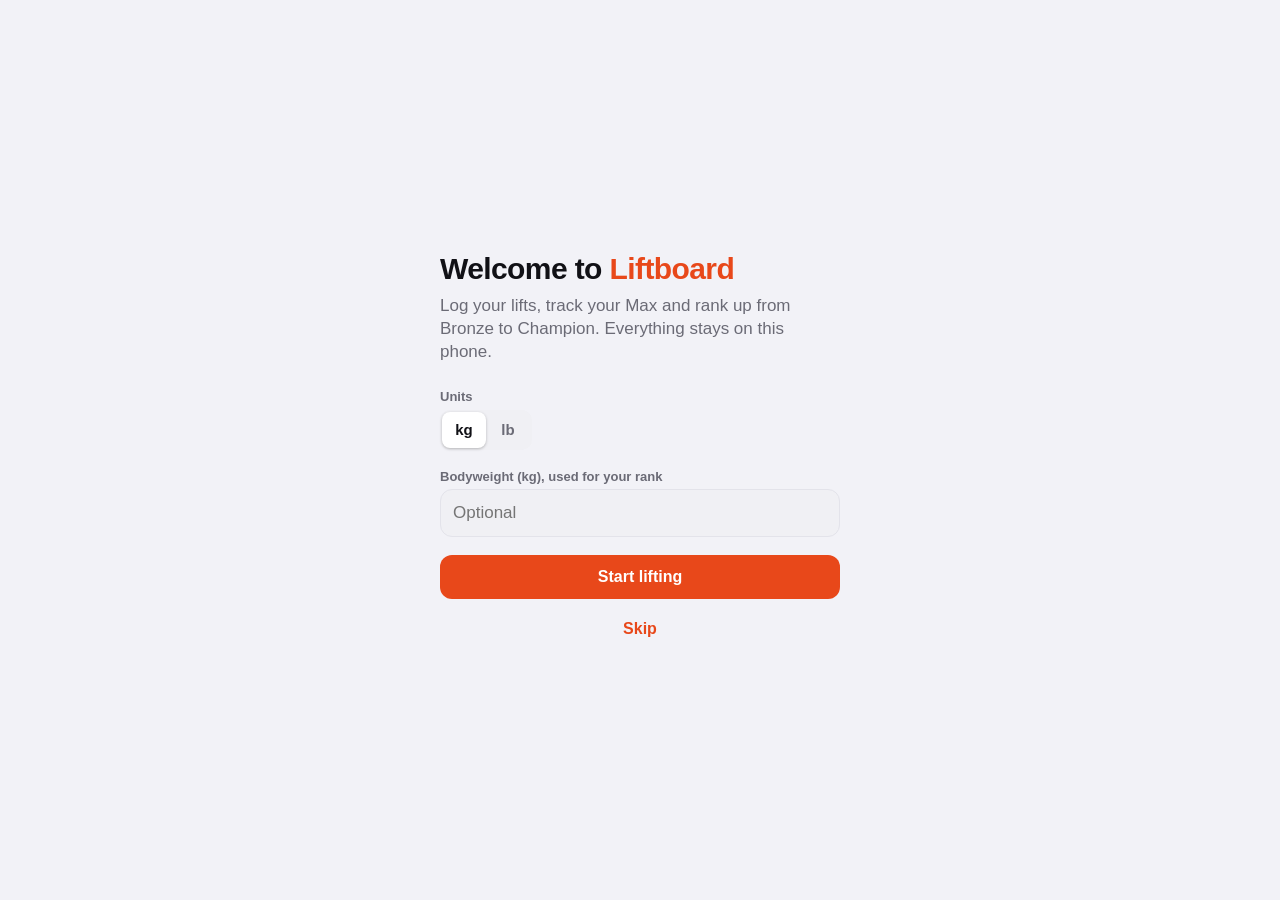
<file: index.html>
<!doctype html>
<html lang="en">
<head>
  <meta charset="utf-8">
  <meta name="viewport" content="width=device-width, initial-scale=1, viewport-fit=cover">
  <title>Liftboard</title>
  <meta name="description" content="Log your lifts, track your Max and rank up from Bronze to Champion. Works offline.">
  <meta name="theme-color" content="#0b0b0f">
  <meta name="color-scheme" content="dark light">
  <meta name="apple-mobile-web-app-capable" content="yes">
  <meta name="mobile-web-app-capable" content="yes">
  <meta name="apple-mobile-web-app-title" content="Liftboard">
  <meta name="apple-mobile-web-app-status-bar-style" content="black-translucent">
  <meta name="format-detection" content="telephone=no">
  <link rel="manifest" href="manifest.webmanifest">
  <link rel="apple-touch-icon" href="icons/180.png">
  <link rel="icon" type="image/png" href="icons/192.png">
  <link rel="stylesheet" href="css/app.css">
  <script src="vendor/chart.umd.min.js" defer></script>
  <script type="module" src="js/app.js"></script>
</head>
<body>
  <div id="app">
    <header class="topbar">
      <h1 class="app-name">Liftboard</h1>
      <button type="button" class="icon-btn" id="open-settings" aria-label="Settings"></button>
    </header>

    <main id="main">
      <section id="view-lifts" class="view" aria-label="Lifts"></section>
      <section id="view-progress" class="view" aria-label="Progress" hidden></section>
      <section id="view-plans" class="view" aria-label="Plans" hidden></section>
    </main>

    <nav class="tabbar" aria-label="Tabs">
      <button type="button" class="tab" data-tab="lifts" aria-current="page"><span class="tab-ic" data-icon="dumbbell"></span><span>Lifts</span></button>
      <button type="button" class="tab" data-tab="progress"><span class="tab-ic" data-icon="chart"></span><span>Progress</span></button>
      <button type="button" class="tab" data-tab="plans"><span class="tab-ic" data-icon="list"></span><span>Plans</span></button>
    </nav>
  </div>

  <div id="sheet-wrap" class="sheet-wrap" hidden>
    <div class="sheet-backdrop" data-close></div>
    <div id="sheet" class="sheet" role="dialog" aria-modal="true" aria-label="Exercise"></div>
  </div>

  <section id="settings" class="page" aria-label="Settings" hidden></section>
  <div id="welcome" class="page welcome" hidden></div>

  <button type="button" id="update-bar" class="update-bar" hidden>Update ready, tap to reload</button>
  <div id="toast" class="toast" role="status" aria-live="polite" hidden></div>
  <noscript><p style="padding:24px">Liftboard needs JavaScript turned on.</p></noscript>
</body>
</html>
</file>
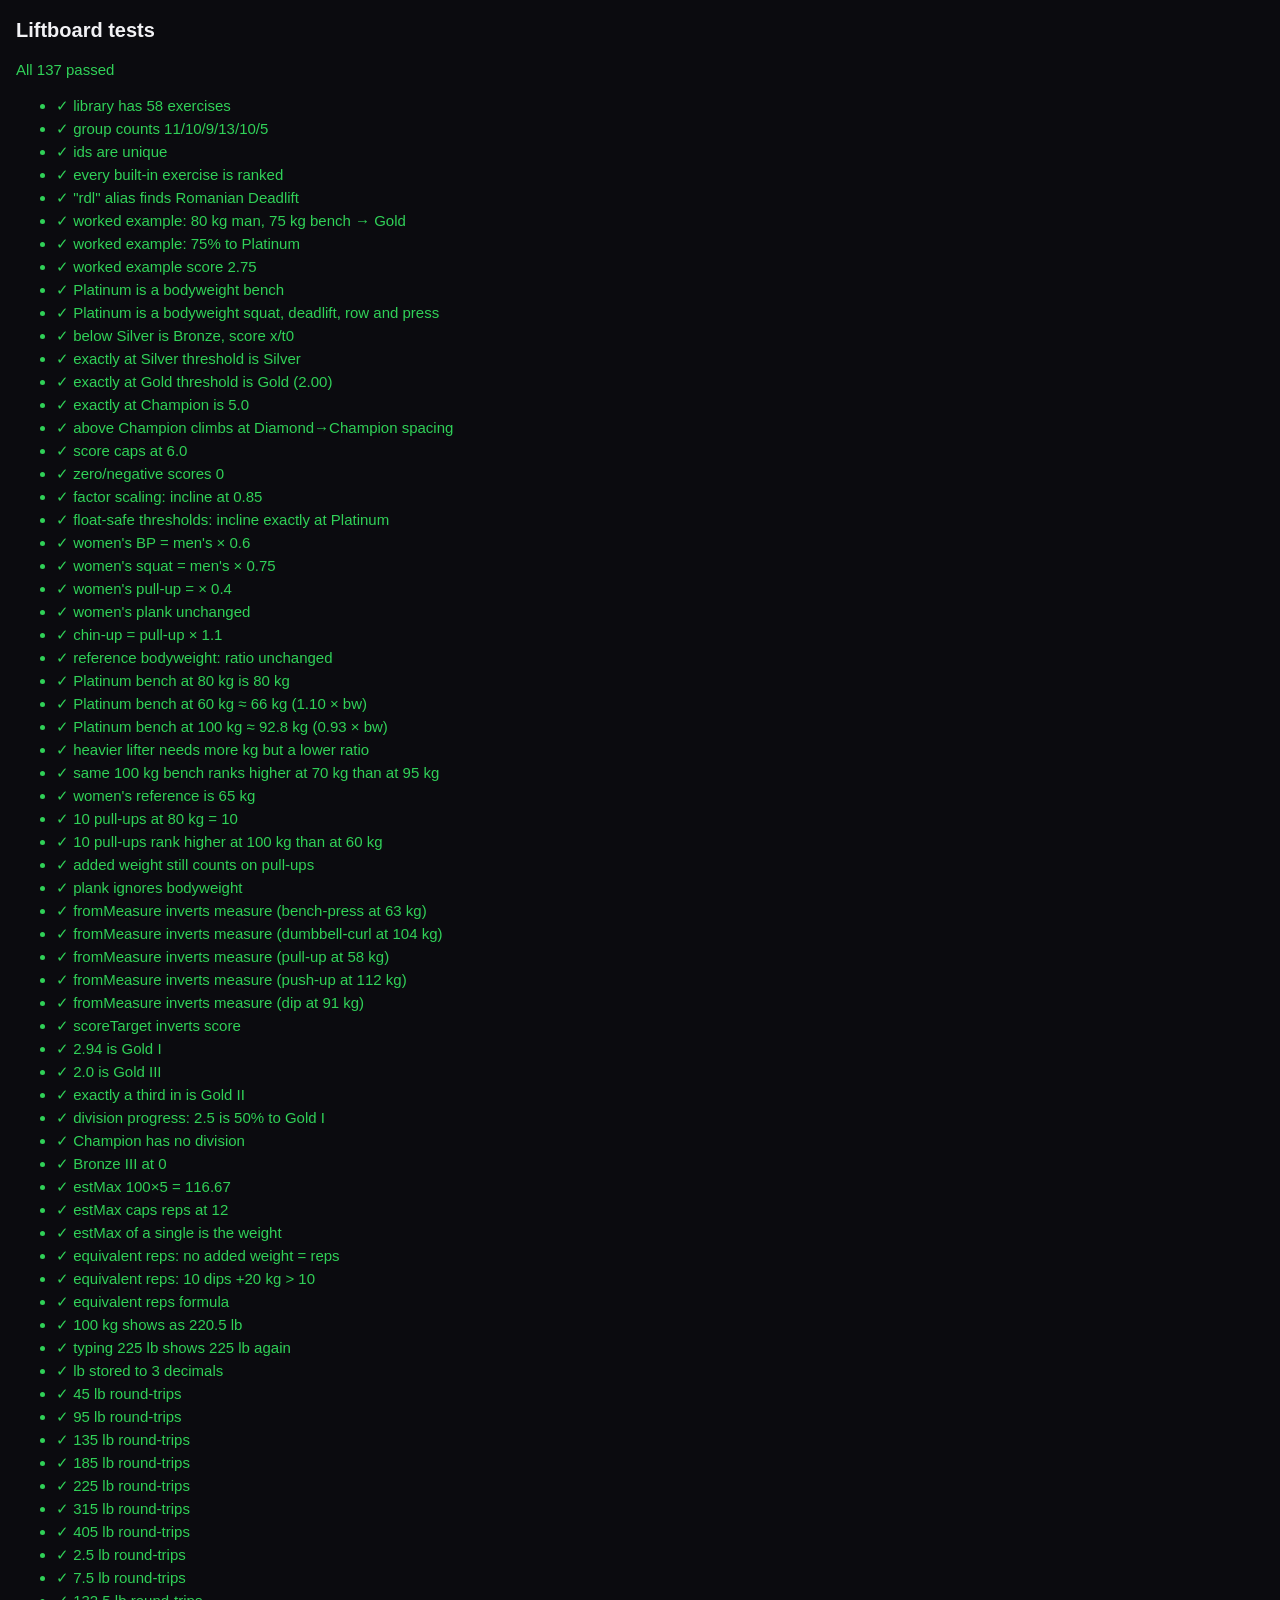
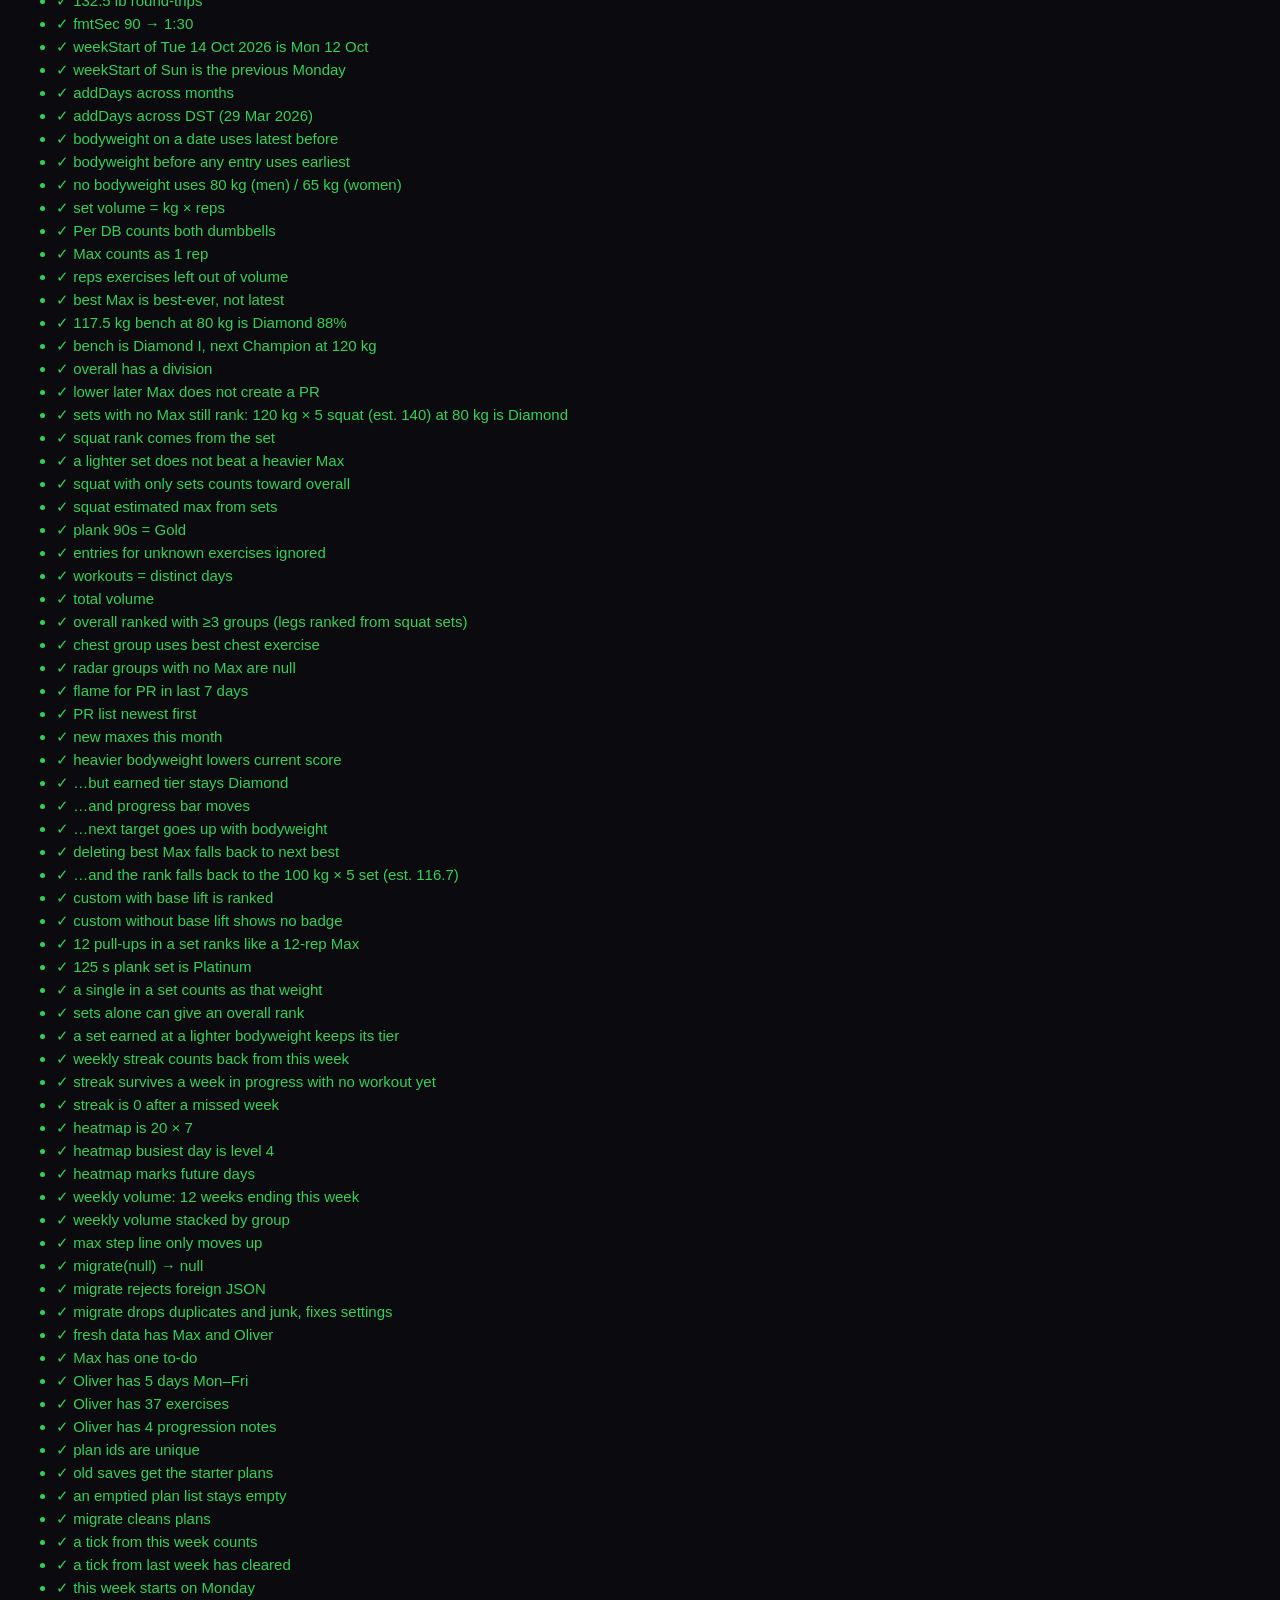
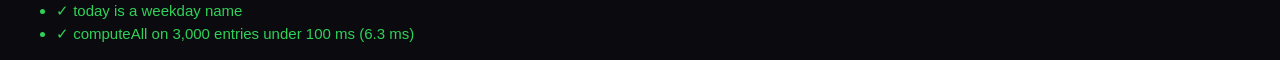
<file: tests.html>
<!doctype html>
<html lang="en">
<head>
  <meta charset="utf-8">
  <meta name="viewport" content="width=device-width, initial-scale=1">
  <title>Liftboard tests</title>
  <style>
    body { font: 15px/1.4 -apple-system, sans-serif; margin: 16px; background: #0b0b0f; color: #f2f2f5; }
    .pass { color: #30d158; } .fail { color: #ff453a; font-weight: 700; }
    h1 { font-size: 20px; } li { margin: 2px 0; }
  </style>
</head>
<body>
  <h1>Liftboard tests</h1>
  <p id="summary">Running…</p>
  <ul id="out"></ul>
  <script type="module">
    import { isWeightKind, score, tierOf, thresholds, estMax, equivReps, pctToNext, isRanked, entryValue, measure, fromMeasure, tierTargets, scoreTarget, rankInfo, strengthBase, isBwAdjusted } from './js/ranks.js';
    import { computeAll, streakWeeks, volumeOf, bodyweightAt, heatmap, weeklyVolume, newMaxesThisMonth, maxSeries } from './js/stats.js';
    import { EXERCISES, GROUPS } from './js/exercises.js';
    import { toDisplay, fromDisplay, weekStart, addDays, dayNum, fmtSec } from './js/util.js';
    import { migrate, fresh } from './js/store.js';
    import { isDone, thisWeek, todayDay, DAYS } from './js/plans.js';

    const out = document.getElementById('out');
    let pass = 0, fail = 0;
    const near = (a, b, eps = 1e-6) => Math.abs(a - b) < eps;
    function t(name, cond, detail = '') {
      const li = document.createElement('li');
      li.className = cond ? 'pass' : 'fail';
      li.textContent = `${cond ? '✓' : '✗'} ${name}${cond ? '' : ` ${detail}`}`;
      out.appendChild(li);
      cond ? pass++ : fail++;
    }
    const ex = id => EXERCISES.find(e => e.id === id);
    const BP = thresholds(ex('bench-press'), 'men');

    // Library
    t('library has 58 exercises', EXERCISES.length === 58, EXERCISES.length);
    const counts = Object.fromEntries(GROUPS.map(g => [g.id, EXERCISES.filter(e => e.group === g.id).length]));
    t('group counts 11/10/9/13/10/5', JSON.stringify(counts) === JSON.stringify({ chest: 11, back: 10, shoulders: 9, legs: 13, arms: 10, core: 5 }), JSON.stringify(counts));
    t('ids are unique', new Set(EXERCISES.map(e => e.id)).size === 58);
    t('every built-in exercise is ranked', EXERCISES.every(isRanked));
    t('"rdl" alias finds Romanian Deadlift', ex('romanian-deadlift').aliases.includes('rdl'));

    // Score and tiers
    const s = score(75 / 80, BP);
    t('worked example: 80 kg man, 75 kg bench → Gold', tierOf(s) === 'Gold', s);
    t('worked example: 75% to Platinum', pctToNext(s) === 75, pctToNext(s));
    t('worked example score 2.75', s.toFixed(2) === '2.75', s);
    t('Platinum is a bodyweight bench', near(score(1.0, BP), 3) && tierOf(score(1.0, BP)) === 'Platinum');
    t('Platinum is a bodyweight squat, deadlift, row and press', ['squat', 'deadlift', 'barbell-row', 'overhead-press'].every(id => near(thresholds(ex(id))[2], 1)));
    t('below Silver is Bronze, score x/t0', near(score(0.25, BP), 0.5) && tierOf(score(0.25, BP)) === 'Bronze');
    t('exactly at Silver threshold is Silver', tierOf(score(0.5, BP)) === 'Silver');
    t('exactly at Gold threshold is Gold (2.00)', near(score(0.75, BP), 2));
    t('exactly at Champion is 5.0', near(score(1.5, BP), 5) && tierOf(score(1.5, BP)) === 'Champion');
    t('above Champion climbs at Diamond→Champion spacing', near(score(1.625, BP), 5.5));
    t('score caps at 6.0', score(10, BP) === 6);
    t('zero/negative scores 0', score(0, BP) === 0 && score(-1, BP) === 0);
    t('factor scaling: incline at 0.85', near(thresholds(ex('incline-bench-press'))[2], 0.85));
    t('float-safe thresholds: incline exactly at Platinum', tierOf(score(0.85, thresholds(ex('incline-bench-press')))) === 'Platinum');
    t("women's BP = men's × 0.6", near(thresholds(ex('bench-press'), 'women')[2], 0.6));
    t("women's squat = men's × 0.75", near(thresholds(ex('squat'), 'women')[2], 0.75));
    t("women's pull-up = × 0.4", near(thresholds(ex('pull-up'), 'women')[0], 2));
    t("women's plank unchanged", thresholds(ex('plank'), 'women')[0] === 60);
    t('chin-up = pull-up × 1.1', near(thresholds(ex('chin-up'))[1], 11));

    // Bodyweight scaling
    t('reference bodyweight: ratio unchanged', near(measure(ex('bench-press'), { kg: 120 }, 80), 1.5));
    t('Platinum bench at 80 kg is 80 kg', near(tierTargets(ex('bench-press'), 'men', 80)[2], 80));
    const g60 = tierTargets(ex('bench-press'), 'men', 60)[2], g100 = tierTargets(ex('bench-press'), 'men', 100)[2];
    t('Platinum bench at 60 kg ≈ 66 kg (1.10 × bw)', near(g60, 66.04, 0.05), g60);
    t('Platinum bench at 100 kg ≈ 92.8 kg (0.93 × bw)', near(g100, 92.83, 0.05), g100);
    t('heavier lifter needs more kg but a lower ratio', g100 > g60 && g100 / 100 < g60 / 60);
    t('same 100 kg bench ranks higher at 70 kg than at 95 kg', score(measure(ex('bench-press'), { kg: 100 }, 70), BP) > score(measure(ex('bench-press'), { kg: 100 }, 95), BP));
    t("women's reference is 65 kg", near(strengthBase(65, 'women'), 65));
    const PU = thresholds(ex('pull-up'));
    t('10 pull-ups at 80 kg = 10', near(measure(ex('pull-up'), { reps: 10 }, 80), 10));
    t('10 pull-ups rank higher at 100 kg than at 60 kg', measure(ex('pull-up'), { reps: 10 }, 100) > measure(ex('pull-up'), { reps: 10 }, 60));
    t('added weight still counts on pull-ups', measure(ex('pull-up'), { reps: 10, added: 10 }, 80) > 10);
    t('plank ignores bodyweight', measure(ex('plank'), { sec: 90 }, 120) === 90 && !isBwAdjusted(ex('plank')) && isBwAdjusted(ex('dip')));
    for (const [id, bwt] of [['bench-press', 63], ['dumbbell-curl', 104], ['pull-up', 58], ['push-up', 112], ['dip', 91]]) {
      const e = ex(id), tt = thresholds(e);
      const back = measure(e, isWeightKind(e.kind) ? { kg: fromMeasure(e, tt[2], bwt) } : { reps: fromMeasure(e, tt[2], bwt) }, bwt);
      t(`fromMeasure inverts measure (${id} at ${bwt} kg)`, near(back, tt[2], 1e-6), back);
    }
    t('scoreTarget inverts score', [0.5, 1, 2.34, 4, 4.99, 5.5].every(x => near(score(scoreTarget(x, BP), BP), x)));

    // Divisions
    t('2.94 is Gold I', rankInfo(2.94).name === 'Gold I' && rankInfo(2.94).nextName === 'Platinum III');
    t('2.0 is Gold III', rankInfo(2).name === 'Gold III' && rankInfo(2).div === 0);
    t('exactly a third in is Gold II', rankInfo(2 + 1 / 3).name === 'Gold II');
    t('division progress: 2.5 is 50% to Gold I', rankInfo(2.5).pct === 50, rankInfo(2.5).pct);
    t('Champion has no division', rankInfo(5.2).name === 'Champion' && rankInfo(5.2).nextName === null);
    t('Bronze III at 0', rankInfo(0).name === 'Bronze III');

    // Estimates
    t('estMax 100×5 = 116.67', near(estMax(100, 5), 116.6666667, 1e-4));
    t('estMax caps reps at 12', near(estMax(100, 20), estMax(100, 12)));
    t('estMax of a single is the weight', estMax(100, 1) === 100);
    t('equivalent reps: no added weight = reps', equivReps(10, 0, 80) === 10);
    t('equivalent reps: 10 dips +20 kg > 10', equivReps(10, 20, 80) > 10);
    t('equivalent reps formula', near(equivReps(10, 20, 80), 30 * ((100 * (1 + 10 / 30)) / 80 - 1)));

    // Units
    t('100 kg shows as 220.5 lb', toDisplay(100, 'lb') === 220.5);
    t('typing 225 lb shows 225 lb again', toDisplay(fromDisplay(225, 'lb'), 'lb') === 225);
    t('lb stored to 3 decimals', fromDisplay(225, 'lb') === 102.058);
    for (const lb of [45, 95, 135, 185, 225, 315, 405, 2.5, 7.5, 132.5]) t(`${lb} lb round-trips`, toDisplay(fromDisplay(lb, 'lb'), 'lb') === lb);
    t('fmtSec 90 → 1:30', fmtSec(90) === '1:30');

    // Dates
    t('weekStart of Tue 14 Oct 2026 is Mon 12 Oct', weekStart('2026-10-14') === '2026-10-12');
    t('weekStart of Sun is the previous Monday', weekStart('2026-10-18') === '2026-10-12');
    t('addDays across months', addDays('2026-10-31', 1) === '2026-11-01');
    t('addDays across DST (29 Mar 2026)', addDays('2026-03-28', 2) === '2026-03-30');

    // Bodyweight
    const bw = [{ date: '2026-01-01', kg: 80 }, { date: '2026-06-01', kg: 90 }];
    t('bodyweight on a date uses latest before', bodyweightAt(bw, '2026-07-01') === 90 && bodyweightAt(bw, '2026-03-01') === 80);
    t('bodyweight before any entry uses earliest', bodyweightAt(bw, '2025-01-01') === 80);
    t('no bodyweight uses 80 kg (men) / 65 kg (women)', bodyweightAt([], '2026-01-01', 'men') === 80 && bodyweightAt([], '2026-01-01', 'women') === 65);

    // Volume
    t('set volume = kg × reps', volumeOf(ex('bench-press'), { type: 'set', kg: 100, reps: 5 }) === 500);
    t('Per DB counts both dumbbells', volumeOf(ex('dumbbell-curl'), { type: 'set', kg: 15, reps: 10 }) === 300);
    t('Max counts as 1 rep', volumeOf(ex('squat'), { type: 'max', kg: 140 }) === 140);
    t('reps exercises left out of volume', volumeOf(ex('dip'), { type: 'set', reps: 10, added: 20 }) === 0);

    // computeAll
    const T = '2026-10-14';
    const doc = fresh();
    doc.bodyweight = [{ date: '2026-10-01', kg: 80 }];
    doc.entries = [
      { id: 'a', type: 'max', ex: 'bench-press', date: '2026-10-02', kg: 117.5 },
      { id: 'b', type: 'set', ex: 'bench-press', date: '2026-10-13', kg: 100, reps: 5 },
      { id: 'c', type: 'max', ex: 'bench-press', date: '2026-10-13', kg: 110 },
      { id: 'd', type: 'set', ex: 'squat', date: '2026-10-13', kg: 120, reps: 5 },
      { id: 'e', type: 'max', ex: 'dip', date: '2026-10-13', reps: 10, added: 20 },
      { id: 'f', type: 'max', ex: 'plank', date: '2026-10-13', sec: 90 },
      { id: 'g', type: 'max', ex: 'deadlift', date: '2026-09-01', kg: 180 },
      { id: 'z', type: 'set', ex: 'deleted-custom', date: '2026-10-13', kg: 50, reps: 5 },
    ];
    const lib = EXERCISES;
    let st = computeAll(doc, lib, T);
    const b = st.byEx.get('bench-press');
    t('best Max is best-ever, not latest', b.best.id === 'a' && b.bestValue === 117.5);
    t('117.5 kg bench at 80 kg is Diamond 88%', b.tierIdx === 4 && Math.abs(b.pct - 88) <= 1, `${b.tierIdx} ${b.pct}`);
    t('bench is Diamond I, next Champion at 120 kg', b.rank.name === 'Diamond I' && b.next.name === 'Champion' && near(b.next.value, 120), `${b.rank.name} ${b.next?.value}`);
    t('overall has a division', /^(Bronze|Silver|Gold|Platinum|Diamond) (I|II|III)$|^Champion$/.test(st.overall.rank.name), st.overall.rank.name);
    t('lower later Max does not create a PR', b.prs.length === 1);
    const sq = st.byEx.get('squat');
    t('sets with no Max still rank: 120 kg × 5 squat (est. 140) at 80 kg is Diamond', sq.tierIdx === 4 && sq.bestSet.kg === 120, sq.tierIdx);
    t('squat rank comes from the set', sq.rankBy?.from === 'set' && sq.rankBy.entry.id === 'd' && near(sq.rankBy.value, 140), JSON.stringify(sq.rankBy));
    t('a lighter set does not beat a heavier Max', b.rankBy.from === 'max' && b.rankBy.entry.id === 'a');
    t('squat with only sets counts toward overall', st.groups.legs?.ex === 'squat');
    t('squat estimated max from sets', near(st.byEx.get('squat').bestEst, 140));
    t('plank 90s = Gold', st.byEx.get('plank').tierIdx === 2);
    t('entries for unknown exercises ignored', !st.byEx.has('deleted-custom'));
    t('workouts = distinct days', st.workoutDays.size === 3, st.workoutDays.size);
    t('total volume', st.totalVolume === 117.5 + 500 + 110 + 600 + 180, st.totalVolume);
    t('overall ranked with ≥3 groups (legs ranked from squat sets)', st.overall.ranked && st.overall.groupsRanked === 4, st.overall.groupsRanked);
    t('chest group uses best chest exercise', near(st.groups.chest.score, Math.max(b.score, st.byEx.get('dip').score)));
    t('radar groups with no Max are null', st.groups.shoulders === null && st.groups.arms === null);
    t('flame for PR in last 7 days', st.byEx.get('plank').flame && !st.byEx.get('deadlift').flame);
    t('PR list newest first', st.prs[0].date >= st.prs[st.prs.length - 1].date);
    t('new maxes this month', newMaxesThisMonth(st.prs, T) === 3, newMaxesThisMonth(st.prs, T));

    // Ranks never decay
    doc.bodyweight.push({ date: '2026-10-14', kg: 100 });
    st = computeAll(doc, lib, T);
    const b2 = st.byEx.get('bench-press');
    t('heavier bodyweight lowers current score', b2.score < b.score);
    t('…but earned tier stays Diamond', b2.tierIdx === 4, b2.tierIdx);
    t('…and progress bar moves', b2.pct < 87, b2.pct);
    t('…next target goes up with bodyweight', b2.next.value > b.next.value, b2.next?.value);
    doc.bodyweight.pop();

    // Deleting the best Max recalculates
    const saved = doc.entries.splice(0, 1);
    st = computeAll(doc, lib, T);
    t('deleting best Max falls back to next best', st.byEx.get('bench-press').bestValue === 110);
    t('…and the rank falls back to the 100 kg × 5 set (est. 116.7)', st.byEx.get('bench-press').rankBy.from === 'set' && near(st.byEx.get('bench-press').rankBy.value, 100 * (1 + 5 / 30)));
    doc.entries.unshift(...saved);

    // Custom exercises
    const custom = [{ id: 'c_belt', name: 'Belt Squat', group: 'legs', kind: 'weight', base: 'SQ', factor: 1.1, custom: true, aliases: [] },
      { id: 'c_x', name: 'Mystery', group: 'arms', kind: 'weight', custom: true, aliases: [] }];
    doc.entries.push({ id: 'h', type: 'max', ex: 'c_belt', date: T, kg: 150 }, { id: 'i', type: 'max', ex: 'c_x', date: T, kg: 50 });
    st = computeAll(doc, [...lib, ...custom], T);
    t('custom with base lift is ranked', st.byEx.get('c_belt').tierIdx != null);
    t('custom without base lift shows no badge', st.byEx.get('c_x').tierIdx === null);

    // Sets count toward rank
    {
      const d2 = fresh();
      d2.bodyweight = [{ date: '2026-10-01', kg: 80 }];
      d2.entries = [
        { id: 'p1', type: 'set', ex: 'pull-up', date: '2026-10-13', reps: 12 },
        { id: 'p2', type: 'set', ex: 'pull-up', date: '2026-10-13', reps: 0 },
        { id: 'k1', type: 'set', ex: 'plank', date: '2026-10-13', sec: 125 },
        { id: 'o1', type: 'set', ex: 'overhead-press', date: '2026-10-13', kg: 60, reps: 1 },
      ];
      const s2 = computeAll(d2, lib, T);
      const pu = s2.byEx.get('pull-up'), pk = s2.byEx.get('plank'), op = s2.byEx.get('overhead-press');
      t('12 pull-ups in a set ranks like a 12-rep Max', pu.rankBy?.entry.id === 'p1' && pu.tierIdx === 2, pu.tierIdx);
      t('125 s plank set is Platinum', pk.tierIdx === 3, pk.tierIdx);
      t('a single in a set counts as that weight', near(op.rankBy.value, 60) && near(op.score, 1 + (60 / 80 - 0.5) / 0.25), op.score);
      t('sets alone can give an overall rank', s2.overall.ranked && s2.overall.groupsRanked === 3, s2.overall.groupsRanked);
      d2.bodyweight.push({ date: '2026-10-14', kg: 100 });
      const s3 = computeAll(d2, lib, T);
      t('a set earned at a lighter bodyweight keeps its tier', s3.byEx.get('overhead-press').tierIdx === op.tierIdx);
    }

    // Streak
    const days = new Set(['2026-10-13', '2026-10-06', '2026-09-29', '2026-09-15']);
    t('weekly streak counts back from this week', streakWeeks(days, T) === 3, streakWeeks(days, T));
    t('streak survives a week in progress with no workout yet', streakWeeks(new Set(['2026-10-06', '2026-09-29']), T) === 2);
    t('streak is 0 after a missed week', streakWeeks(new Set(['2026-09-22']), T) === 0);

    // Heatmap and weekly volume
    const cells = heatmap(st.workoutDays, st.dayVolume, T);
    t('heatmap is 20 × 7', cells.length === 140 && cells[cells.length - 1].col === 19);
    t('heatmap busiest day is level 4', cells.some(c => c.level === 4));
    t('heatmap marks future days', cells.filter(c => c.future).length === 4, cells.filter(c => c.future).length);
    const wv = weeklyVolume(doc, st.lib, T);
    t('weekly volume: 12 weeks ending this week', wv.weeks.length === 12 && wv.weeks[11] === '2026-10-12');
    t('weekly volume stacked by group', wv.byGroup.legs[11] === 750 && wv.byGroup.chest[11] === 610 && wv.byGroup.back[11] === 0, JSON.stringify(wv.byGroup.legs.slice(-2)));

    // Max series
    const ms = maxSeries(st.byEx.get('bench-press'), 80);
    t('max step line only moves up', ms.step.every((p, i) => i === 0 || p.y >= ms.step[i - 1].y));

    // Store migration
    t('migrate(null) → null', migrate(null) === null);
    let threw = false; try { migrate({ hello: 1 }); } catch { threw = true; }
    t('migrate rejects foreign JSON', threw);
    const m = migrate({ version: 1, entries: [{ id: 'x', type: 'set', ex: 'squat', date: '2026-01-01', kg: 100, reps: 5 }, { id: 'x', type: 'set', ex: 'squat', date: '2026-01-01', kg: 1, reps: 1 }, { bad: true }], settings: { unit: 'stone' } });
    t('migrate drops duplicates and junk, fixes settings', m.entries.length === 1 && m.settings.unit === 'kg' && Array.isArray(m.custom));

    // Personal plans
    const f = fresh();
    t('fresh data has Max and Oliver', f.plans.map(p => p.name).join() === 'Max,Oliver');
    t('Max has one to-do', f.plans[0].days.flatMap(d => d.items).map(i => i.text).join() === 'Send Oliver personal plan');
    const oli = f.plans[1];
    t('Oliver has 5 days Mon–Fri', oli.days.map(d => d.day).join() === 'Mon,Tue,Wed,Thu,Fri');
    t('Oliver has 37 exercises', oli.days.flatMap(d => d.items).length === 37, oli.days.flatMap(d => d.items).length);
    t('Oliver has 4 progression notes', oli.notes.length === 4);
    t('plan ids are unique', new Set(f.plans.flatMap(p => p.days.flatMap(d => d.items.map(i => i.id)))).size === 38);
    t('old saves get the starter plans', migrate({ version: 1, entries: [] }).plans.length === 2);
    t('an emptied plan list stays empty', migrate({ version: 1, entries: [], plans: [] }).plans.length === 0);
    const mp = migrate({ version: 1, entries: [], plans: [{ id: 'p1', name: ' Sam ', days: [{ id: 'd', day: 'Funday', items: [{ id: 'i', text: 'Row', done: 'nope' }, { id: 'j', text: '' }] }] }, { id: 'p2' }] });
    t('migrate cleans plans', mp.plans.length === 1 && mp.plans[0].name === 'Sam' && mp.plans[0].days[0].day === '' && mp.plans[0].days[0].items.length === 1 && mp.plans[0].days[0].items[0].done === null);
    t('a tick from this week counts', isDone({ done: thisWeek() }));
    t('a tick from last week has cleared', !isDone({ done: addDays(thisWeek(), -7) }));
    t('this week starts on Monday', new Date(thisWeek() + 'T12:00').getDay() === 1);
    t('today is a weekday name', DAYS.includes(todayDay()));

    // Performance
    const big = fresh();
    for (let i = 0; i < 3000; i++) big.entries.push({ id: 'p' + i, type: i % 20 ? 'set' : 'max', ex: EXERCISES[i % 30].id, date: addDays('2026-04-01', i % 190), kg: 50 + (i % 40), reps: 5 });
    const t0 = performance.now();
    computeAll(big, EXERCISES, T);
    const ms3000 = performance.now() - t0;
    t(`computeAll on 3,000 entries under 100 ms (${ms3000.toFixed(1)} ms)`, ms3000 < 100);

    document.getElementById('summary').innerHTML = fail ? `<span class="fail">${fail} failed</span>, ${pass} passed` : `<span class="pass">All ${pass} passed</span>`;
    window.__results = { pass, fail };
  </script>
</body>
</html>
</file>
<file: css/app.css>
/* Liftboard: all styles. Dark is the default; light follows the phone or the Theme setting. */

:root {
  --bg: #0b0b0f;
  --card: #16161d;
  --card-2: #1f1f28;
  --line: #2a2a35;
  --text: #f2f2f5;
  --text-2: #9a9aa5;
  --text-3: #6b6b76;
  --accent: #ff5c28;
  --accent-ink: #ffffff;
  --danger: #ff453a;
  --ok: #30d158;
  --shadow: 0 10px 40px rgba(0, 0, 0, .5);
  --t0: #cd7f32; --t1: #b8c2cc; --t2: #f5c542; --t3: #2ec4b6; --t4: #4d8dff; --t5: #a855f7;
  --hm0: #1f1f28; --hm1: #5a2615; --hm2: #8f3517; --hm3: #c9471d; --hm4: #ff5c28;
  --top-h: 52px;
  --tab-h: 56px;
  --sat: env(safe-area-inset-top, 0px);
  --sab: env(safe-area-inset-bottom, 0px);
  --sticky-h: 112px;
  color-scheme: dark;
}
@media (prefers-color-scheme: light) {
  :root:not([data-theme="dark"]) {
    --bg: #f2f2f7; --card: #ffffff; --card-2: #f0f0f4; --line: #e3e3ea;
    --text: #111116; --text-2: #6b6b76; --text-3: #9a9aa5;
    --accent: #e8481a; --shadow: 0 10px 40px rgba(0, 0, 0, .15);
    --t1: #8a96a3; --t2: #d9a400;
    --hm0: #e9e9ef; --hm1: #ffd3c2; --hm2: #ffa27f; --hm3: #ff7340; --hm4: #e8481a;
    color-scheme: light;
  }
}
:root[data-theme="light"] {
  --bg: #f2f2f7; --card: #ffffff; --card-2: #f0f0f4; --line: #e3e3ea;
  --text: #111116; --text-2: #6b6b76; --text-3: #9a9aa5;
  --accent: #e8481a; --shadow: 0 10px 40px rgba(0, 0, 0, .15);
  --t1: #8a96a3; --t2: #d9a400;
  --hm0: #e9e9ef; --hm1: #ffd3c2; --hm2: #ffa27f; --hm3: #ff7340; --hm4: #e8481a;
  color-scheme: light;
}

* { box-sizing: border-box; -webkit-tap-highlight-color: transparent; }
html, body { margin: 0; height: 100%; background: var(--bg); color: var(--text); }
body {
  font: 17px/1.35 -apple-system, BlinkMacSystemFont, "SF Pro Text", "Segoe UI", Roboto, sans-serif;
  overflow: hidden; overscroll-behavior: none;
  -webkit-text-size-adjust: 100%;
}
button, input, select { font: inherit; color: inherit; }
input, select, textarea { font-size: 17px; } /* ≥16px so iOS never zooms */
button { cursor: pointer; background: none; border: 0; padding: 0; }
[hidden] { display: none !important; }
svg { display: block; }
h1, h2, h3 { margin: 0; }
p { margin: 0; }

#app { display: flex; flex-direction: column; height: 100vh; height: 100dvh; }

/* ---- Top bar ---- */
.topbar {
  flex: none; display: flex; align-items: center; justify-content: space-between;
  padding: var(--sat) 8px 0 16px; height: calc(var(--top-h) + var(--sat));
  background: var(--bg); border-bottom: 1px solid var(--line);
}
.app-name { font-size: 22px; font-weight: 800; letter-spacing: -.02em; }
.app-name::first-letter { color: var(--accent); }
.icon-btn { width: 44px; height: 44px; display: grid; place-items: center; border-radius: 12px; color: var(--text-2); }
.icon-btn:active { background: var(--card-2); }

/* ---- Views ---- */
main { flex: 1; overflow-y: auto; overflow-x: hidden; -webkit-overflow-scrolling: touch; position: relative; overscroll-behavior: contain; }
.view { padding-bottom: 24px; min-height: 100%; }

/* ---- Tab bar ---- */
.tabbar {
  flex: none; display: flex; height: calc(var(--tab-h) + var(--sab)); padding-bottom: var(--sab);
  background: color-mix(in srgb, var(--bg) 92%, transparent); border-top: 1px solid var(--line);
  backdrop-filter: blur(20px); -webkit-backdrop-filter: blur(20px);
}
.tab { flex: 1; display: flex; flex-direction: column; align-items: center; justify-content: center; gap: 2px; font-size: 11px; font-weight: 600; color: var(--text-3); min-height: 44px; }
.tab .tab-ic svg { width: 26px; height: 26px; }
.tab[aria-current="page"] { color: var(--accent); }

/* ---- Lifts: search + chips ---- */
.lifts-top { position: sticky; top: 0; z-index: 5; background: var(--bg); padding: 10px 16px 8px; }
.search { position: relative; }
.search svg { position: absolute; left: 12px; top: 50%; transform: translateY(-50%); width: 18px; height: 18px; color: var(--text-3); pointer-events: none; }
.search input {
  width: 100%; height: 44px; border-radius: 12px; border: 0; background: var(--card-2);
  padding: 0 40px 0 38px; outline: none; -webkit-appearance: none; appearance: none;
}
.search input::-webkit-search-cancel-button { display: none; }
.search .clear { position: absolute; right: 0; top: 0; width: 44px; height: 44px; display: grid; place-items: center; color: var(--text-3); }
.search .clear svg { position: static; transform: none; width: 18px; height: 18px; }
.chips { display: flex; gap: 8px; overflow-x: auto; margin: 10px -16px 0; padding: 0 16px 2px; scrollbar-width: none; }
.chips::-webkit-scrollbar { display: none; }
.chip {
  flex: none; height: 36px; padding: 0 14px; border-radius: 18px; background: var(--card-2);
  font-size: 15px; font-weight: 600; color: var(--text-2); white-space: nowrap;
}
.chip[aria-pressed="true"] { background: var(--accent); color: var(--accent-ink); }

/* ---- Lifts: list ---- */
.group-h {
  position: sticky; top: var(--sticky-h); z-index: 4; background: var(--bg);
  padding: 14px 16px 6px; font-size: 13px; font-weight: 700; text-transform: uppercase; letter-spacing: .06em; color: var(--text-2);
}
.rows { margin: 0 12px; background: var(--card); border-radius: 14px; overflow: hidden; }
.row {
  display: flex; align-items: center; gap: 10px; width: 100%; min-height: 64px; padding: 10px 12px 10px 14px; text-align: left;
  border-bottom: 1px solid var(--line); -webkit-user-select: none; user-select: none; -webkit-touch-callout: none;
}
.rows > :last-child { border-bottom: 0; }
.row:active { background: var(--card-2); }
.row-main { flex: 1; min-width: 0; }
.row-name { font-weight: 600; white-space: nowrap; overflow: hidden; text-overflow: ellipsis; display: flex; align-items: center; gap: 4px; }
.row-sub { font-size: 14px; color: var(--text-2); margin-top: 2px; white-space: nowrap; overflow: hidden; text-overflow: ellipsis; }
.row-val { text-align: right; white-space: nowrap; }
.row-val b { font-size: 21px; font-weight: 800; letter-spacing: -.01em; font-variant-numeric: tabular-nums; }
.row-val small { font-size: 13px; color: var(--text-2); margin-left: 2px; font-weight: 600; }
.row-val.muted b { color: var(--text-3); font-weight: 700; font-size: 18px; }
.row-val .tag { display: inline-block; font-size: 11px; font-weight: 700; text-transform: uppercase; color: var(--text-3); border: 1px solid var(--line); border-radius: 5px; padding: 0 4px; margin-left: 4px; vertical-align: 2px; }
.row-val .dash { font-size: 20px; color: var(--text-3); }
.row .badge-slot { width: 28px; display: flex; justify-content: center; }
.ic-flame { width: 16px; height: 16px; color: #ff8a3d; fill: #ff8a3d33; flex: none; }
.add-row { color: var(--accent); font-weight: 600; justify-content: center; }
.add-row svg { width: 20px; height: 20px; }
.empty { padding: 32px 24px; text-align: center; color: var(--text-2); }
.empty .btn { margin-top: 14px; }

.banner {
  margin: 4px 12px 8px; padding: 12px 14px; border-radius: 14px; background: var(--card);
  display: flex; gap: 10px; align-items: center; font-size: 15px; border: 1px solid var(--line);
}
.banner p { flex: 1; }
.banner .btn { height: 36px; padding: 0 12px; font-size: 15px; }
.banner .x { width: 36px; height: 36px; display: grid; place-items: center; color: var(--text-3); }
.banner .x svg { width: 18px; height: 18px; }
.banner.warn { border-color: color-mix(in srgb, var(--accent) 50%, transparent); }

/* ---- Rank badge ---- */
.badge { position: relative; display: inline-grid; place-items: center; flex: none; color: var(--tc); --tc: var(--t0); }
.badge svg { width: 100%; height: 100%; overflow: visible; filter: drop-shadow(0 1px 1.5px rgba(0, 0, 0, .35)); }
.badge .hl { fill: none; stroke: rgba(255, 255, 255, .45); stroke-width: 1.5; }
.badge .mk { fill: rgba(11, 11, 15, .55); }
.badge .mk-s { fill: none; stroke: rgba(11, 11, 15, .55); stroke-width: 3; stroke-linecap: round; stroke-linejoin: round; }
.badge .pips { position: absolute; left: 0; right: 0; bottom: -7px; display: flex; justify-content: center; gap: 3px; }
.badge .pips i { width: 6px; height: 6px; border-radius: 50%; background: var(--card-2); border: 1px solid var(--tc); }
.badge .pips i.on { background: var(--tc); }
.badge-sm { width: 22px; height: 26px; }
.badge-md { width: 36px; height: 42px; }
.badge-lg { width: 96px; height: 112px; }
.badge-lg .pips { bottom: -14px; gap: 6px; } .badge-lg .pips i { width: 10px; height: 10px; border-width: 1.5px; }
.tier-0 { --tc: var(--t0); } .tier-1 { --tc: var(--t1); } .tier-2 { --tc: var(--t2); }
.tier-3 { --tc: var(--t3); } .tier-4 { --tc: var(--t4); } .tier-5 { --tc: var(--t5); }
.badge.tier-4 svg { filter: drop-shadow(0 0 4px color-mix(in srgb, var(--t4) 70%, transparent)); }
.badge.tier-5 svg { filter: drop-shadow(0 0 4px var(--t5)) drop-shadow(0 0 12px color-mix(in srgb, var(--t5) 60%, transparent)); }
.badge-lg.tier-5 svg, .badge-lg.tier-4 svg { animation: glow 2.4s ease-in-out infinite alternate; }
@keyframes glow { to { transform: scale(1.04); filter: drop-shadow(0 0 10px var(--tc)) drop-shadow(0 0 22px color-mix(in srgb, var(--tc) 50%, transparent)); } }
.tier-text { font-weight: 800; color: var(--tc); }

.bar { height: 6px; border-radius: 3px; background: var(--card-2); overflow: hidden; }
.bar i { display: block; height: 100%; border-radius: 3px; background: linear-gradient(90deg, color-mix(in srgb, var(--tc, var(--accent)) 70%, transparent), var(--tc, var(--accent))); transition: width .4s; }
.bar.thin { height: 4px; margin-top: 6px; max-width: 160px; }

/* Rank ladder in the exercise sheet */
.next-up { display: flex; align-items: baseline; flex-wrap: wrap; gap: 4px 8px; padding: 10px 12px; margin-bottom: 10px; border-radius: 12px;
  background: color-mix(in srgb, var(--tc) 12%, var(--card-2)); border: 1px solid color-mix(in srgb, var(--tc) 35%, transparent); }
.next-up > span:first-child { font-size: 13px; font-weight: 700; color: var(--text-2); text-transform: uppercase; letter-spacing: .05em; }
.next-up b { font-size: 18px; }
.next-up .at { font-weight: 600; font-variant-numeric: tabular-nums; }
.ladder { display: flex; flex-direction: column; gap: 4px; }
.rung { display: flex; align-items: center; gap: 10px; padding: 7px 10px; border-radius: 10px; font-size: 15px; }
.rung .nm { font-weight: 700; color: var(--tc); }
.rung .need { margin-left: auto; font-weight: 650; font-variant-numeric: tabular-nums; color: var(--text-2); }
.rung .you { font-size: 11px; font-weight: 800; text-transform: uppercase; letter-spacing: .05em; padding: 1px 6px; border-radius: 6px; background: var(--tc); color: #0b0b0f; }
.rung.here { background: color-mix(in srgb, var(--tc) 16%, transparent); box-shadow: inset 0 0 0 1.5px color-mix(in srgb, var(--tc) 60%, transparent); }
.rung.here .need { color: var(--text); }
.rung.done .need::after { content: ' ✓'; color: var(--ok); }
.rung.locked { opacity: .65; }
.rung.locked .badge svg { filter: grayscale(.7); }
.bw-note b { color: var(--text); }

/* Overall rank track */
.track { position: relative; display: flex; gap: 3px; height: 8px; margin: 16px auto 8px; max-width: 300px; }
.track i { flex: 1; border-radius: 4px; background: var(--tc); opacity: .85; }
.track b { position: absolute; top: 50%; width: 16px; height: 16px; margin: -8px 0 0 -8px; border-radius: 50%; background: var(--text); border: 3px solid var(--bg); box-shadow: 0 0 0 2px var(--tc); }

/* ---- Buttons and fields ---- */
.btn {
  display: inline-flex; align-items: center; justify-content: center; gap: 6px; min-height: 44px; padding: 0 16px;
  border-radius: 12px; background: var(--card-2); font-weight: 650; font-size: 16px; white-space: nowrap;
}
.btn svg { width: 18px; height: 18px; }
.btn.primary { background: var(--accent); color: var(--accent-ink); }
.btn.danger { background: var(--danger); color: #fff; }
.btn.ghost { background: transparent; color: var(--accent); }
.btn.primary-soft { background: color-mix(in srgb, var(--accent) 16%, var(--card-2)); color: var(--accent); }
.btn.block { width: 100%; }
.btn:active { filter: brightness(.9); transform: scale(.98); }
.btn:disabled { opacity: .5; }

.field label, .lbl { display: block; font-size: 13px; color: var(--text-2); font-weight: 600; margin-bottom: 4px; }
.input, .stepper input, select.input {
  height: 48px; border-radius: 12px; border: 1px solid var(--line); background: var(--card-2);
  padding: 0 12px; width: 100%; outline: none; font-size: 17px; -webkit-appearance: none; appearance: none;
}
.input:focus, .stepper input:focus { border-color: var(--accent); }
input[type="date"].input { min-width: 0; display: flex; align-items: center; }
input[type="date"]::-webkit-date-and-time-value { text-align: left; }
.stepper { display: flex; align-items: stretch; gap: 6px; }
.stepper input { text-align: center; font-weight: 700; font-size: 20px; padding: 0 4px; min-width: 0; flex: 1; font-variant-numeric: tabular-nums; }
.stepper button {
  width: 48px; height: 48px; flex: none; border-radius: 12px; background: var(--card-2); display: grid; place-items: center;
  -webkit-user-select: none; user-select: none; -webkit-touch-callout: none; touch-action: manipulation;
}
.stepper button:active { background: var(--line); }
.stepper button svg { width: 20px; height: 20px; }

.seg { display: inline-flex; background: var(--card-2); border-radius: 10px; padding: 2px; }
.seg button { min-width: 44px; height: 36px; padding: 0 12px; border-radius: 8px; font-size: 15px; font-weight: 650; color: var(--text-2); }
.seg button[aria-pressed="true"] { background: var(--card); color: var(--text); box-shadow: 0 1px 3px rgba(0, 0, 0, .25); }

/* ---- Bottom sheet ---- */
.sheet-wrap { position: fixed; inset: 0; z-index: 20; }
.sheet-backdrop { position: absolute; inset: 0; background: rgba(0, 0, 0, .5); opacity: 0; transition: opacity .25s; }
.sheet {
  position: absolute; left: 0; right: 0; bottom: 0; height: 92%; height: calc(92dvh - var(--sat) / 2);
  background: var(--bg); border-radius: 18px 18px 0 0; box-shadow: var(--shadow);
  transform: translateY(100%); transition: transform .3s cubic-bezier(.2, .8, .2, 1);
  display: flex; flex-direction: column; overflow: hidden;
}
.sheet-wrap.open .sheet { transform: translateY(0); }
.sheet-wrap.open .sheet-backdrop { opacity: 1; }
.sheet.dragging { transition: none; }
.sheet-head { flex: none; padding: 6px 16px 10px; border-bottom: 1px solid var(--line); touch-action: none; }
.grabber { width: 40px; height: 5px; border-radius: 3px; background: var(--line); margin: 0 auto 8px; }
.sheet-title { display: flex; align-items: flex-start; gap: 8px; }
.sheet-title h2 { font-size: 22px; font-weight: 800; letter-spacing: -.01em; flex: 1; min-width: 0; overflow-wrap: anywhere; }
.sheet-title .sub { font-size: 14px; color: var(--text-2); font-weight: 500; margin-top: 2px; }
.sheet-title .icon-btn { margin: -6px -10px 0 0; }
.rankline { display: flex; align-items: center; gap: 10px; margin-top: 10px; }
.rankline .grow { flex: 1; min-width: 0; }
.rankline .meta { display: flex; justify-content: space-between; font-size: 13px; color: var(--text-2); margin-bottom: 5px; gap: 8px; }
.sheet-body { flex: 1; overflow-y: auto; -webkit-overflow-scrolling: touch; padding: 12px 12px calc(24px + var(--sab)); overscroll-behavior: contain; }

.stats3 { display: grid; grid-template-columns: repeat(3, 1fr); gap: 8px; margin-bottom: 12px; }
.tile { background: var(--card); border-radius: 14px; padding: 10px 12px; min-width: 0; }
.tile .k { font-size: 12px; color: var(--text-2); font-weight: 600; white-space: nowrap; overflow: hidden; text-overflow: ellipsis; }
.tile .v { font-size: 20px; font-weight: 800; margin-top: 2px; white-space: nowrap; overflow: hidden; text-overflow: ellipsis; font-variant-numeric: tabular-nums; }
.tile .v small { font-size: 13px; color: var(--text-2); font-weight: 600; }

.card { background: var(--card); border-radius: 16px; padding: 14px; margin-bottom: 12px; }
.card-h { display: flex; align-items: baseline; justify-content: space-between; gap: 8px; margin-bottom: 10px; }
.card-h h3 { font-size: 17px; font-weight: 750; }
.card-h .aside { font-size: 13px; color: var(--text-2); }
.bigmax { font-size: 34px; font-weight: 850; letter-spacing: -.02em; font-variant-numeric: tabular-nums; }
.bigmax small { font-size: 16px; color: var(--text-2); font-weight: 600; }
.bigmax .date { font-size: 15px; color: var(--text-2); font-weight: 500; letter-spacing: 0; }
.form-grid { display: grid; grid-template-columns: 1fr 1fr; gap: 10px; margin-top: 10px; }
.form-grid .full { grid-column: 1 / -1; }
.hint { font-size: 14px; color: var(--text-2); margin-top: 10px; }
.max-row { display: flex; align-items: center; justify-content: space-between; gap: 12px; }
.max-row .bigmax { min-width: 0; }
.max-meta { font-size: 14px; color: var(--text-2); margin-top: 4px; }
.max-meta b { color: var(--text); font-variant-numeric: tabular-nums; }
.max-form { margin-top: 6px; padding-top: 4px; border-top: 1px solid var(--line); }
.today .lbl { margin-bottom: 6px; }
.today-sets { display: flex; flex-wrap: wrap; gap: 6px; }
.pill { display: inline-flex; align-items: center; gap: 6px; min-height: 36px; padding: 0 12px 0 4px; border-radius: 18px; background: var(--card-2); font-weight: 650; font-size: 15px; font-variant-numeric: tabular-nums; }
.pill i { font-style: normal; display: grid; place-items: center; width: 28px; height: 28px; border-radius: 50%; background: var(--card); font-size: 12px; color: var(--text-2); }
.hint b { color: var(--text); }
.save-row { margin-top: 12px; }
.note { font-size: 13px; color: var(--text-2); margin-top: 8px; }
.note a, .link { color: var(--accent); font-weight: 600; text-decoration: none; }

.celebrate {
  border-radius: 16px; padding: 14px; margin-bottom: 12px; color: #fff; text-align: center;
  background: linear-gradient(135deg, var(--accent), #ff9a3d); animation: pop .4s cubic-bezier(.2, 1.4, .4, 1);
}
.celebrate h3 { font-size: 20px; font-weight: 850; }
.celebrate p { font-size: 15px; opacity: .92; margin-top: 2px; }
.rankup { background: var(--card); color: var(--text); border: 2px solid var(--tc); display: flex; align-items: center; gap: 12px; text-align: left; }
.rankup .grow { flex: 1; }
.rankup .btn { background: var(--tc); color: #0b0b0f; }
@keyframes pop { from { transform: scale(.85); opacity: 0; } to { transform: none; opacity: 1; } }

.mini { height: 150px; position: relative; cursor: pointer; }
.mini-cap { font-size: 13px; color: var(--text-2); margin-top: 6px; display: flex; justify-content: space-between; }

/* History */
.hist-day { font-size: 13px; font-weight: 700; color: var(--text-2); padding: 12px 4px 6px; display: flex; justify-content: space-between; gap: 12px; }
.hist-day span:first-child { flex: none; white-space: nowrap; }
.hist-day span:last-child { font-weight: 500; overflow: hidden; text-overflow: ellipsis; white-space: nowrap; }
.hist { background: var(--card); border-radius: 14px; overflow: hidden; }
.hist-item { position: relative; overflow: hidden; border-bottom: 1px solid var(--line); }
.hist > :last-child { border-bottom: 0; }
.hist-del { position: absolute; inset: 0; background: var(--danger); color: #fff; display: flex; align-items: center; justify-content: flex-end; padding-right: 18px; font-weight: 700; }
.hist-row {
  position: relative; display: flex; align-items: center; gap: 10px; width: 100%; min-height: 50px; padding: 8px 14px; text-align: left;
  background: var(--card); touch-action: pan-y; -webkit-user-select: none; user-select: none; -webkit-touch-callout: none;
}
.hist-row.swiping { transition: none; }
.hist-row.settle { transition: transform .2s; }
.hist-row .what { flex: 1; font-weight: 600; font-variant-numeric: tabular-nums; }
.hist-row .kind { font-size: 13px; color: var(--text-2); width: 34px; }
.hist-row svg { width: 18px; height: 18px; }
.ic-crown { color: var(--t2); }
.ic-trophy { color: var(--t2); fill: color-mix(in srgb, var(--t2) 30%, transparent); }
.hist-row.flash { animation: flash 1.2s; }
@keyframes flash { 0% { background: color-mix(in srgb, var(--accent) 35%, var(--card)); } 100% { background: var(--card); } }
.hist-edit { padding: 12px 14px; background: var(--card-2); }
.hist-edit .acts { display: flex; gap: 8px; margin-top: 10px; }
.hist-edit .acts .btn { flex: 1; }

.footer-acts { display: grid; grid-template-columns: 1fr 1fr; gap: 8px; margin-top: 16px; }
.footer-acts .btn { background: var(--card); }
.footer-acts .btn.warn { color: var(--danger); }

/* ---- Progress ---- */
.progress { padding: 12px; }
.overall { text-align: center; padding: 18px 16px 20px; background: radial-gradient(120% 70% at 50% 0%, color-mix(in srgb, var(--tc, transparent) 22%, var(--card)), var(--card)); }
.overall .eyebrow { font-size: 12px; font-weight: 700; text-transform: uppercase; letter-spacing: .08em; color: var(--text-2); margin-bottom: 12px; }
.overall .badge-lg { margin: 0 auto 22px; }
.overall .bw { font-size: 13px; color: var(--text-2); margin-top: 10px; }
.overall .bw a { color: var(--accent); font-weight: 600; text-decoration: none; }
.overall .bw.warn { color: var(--text); }
.overall .tier-name { font-size: 28px; font-weight: 850; }
.overall .score { color: var(--text-2); font-weight: 600; }
.overall .bar { margin: 12px auto 6px; max-width: 280px; }
.overall .to-next { font-size: 13px; color: var(--text-2); }
.overall .btn { margin-top: 14px; }
.tiles4 { display: grid; grid-template-columns: 1fr 1fr; gap: 8px; margin-bottom: 12px; }
.tiles4 .tile { padding: 14px; }
.tiles4 .tile .v { font-size: 26px; }
.chart-box { position: relative; height: 240px; }
.chart-box.radar { height: 280px; }
.chart-box.vol { height: 260px; }
.picker { max-width: 60%; height: 36px; font-size: 16px; padding: 0 28px 0 10px; border-radius: 10px; border: 1px solid var(--line); background: var(--card-2) url("data:image/svg+xml,%3Csvg xmlns='http://www.w3.org/2000/svg' width='12' height='8'%3E%3Cpath d='M1 1l5 5 5-5' stroke='%239a9aa5' stroke-width='2' fill='none'/%3E%3C/svg%3E") no-repeat right 10px center; -webkit-appearance: none; appearance: none; }
.legend { display: flex; gap: 14px; flex-wrap: wrap; font-size: 12px; color: var(--text-2); margin-top: 8px; }
.legend i { display: inline-block; width: 10px; height: 10px; border-radius: 50%; margin-right: 4px; vertical-align: -1px; }
.heatmap { width: 100%; height: auto; }
.hm-lbl { font-size: 9px; fill: var(--text-3); }
.hm-0 { fill: var(--hm0); } .hm-1 { fill: var(--hm1); } .hm-2 { fill: var(--hm2); } .hm-3 { fill: var(--hm3); } .hm-4 { fill: var(--hm4); }
.list { display: flex; flex-direction: column; }
.li { display: flex; align-items: center; gap: 10px; padding: 10px 0; border-bottom: 1px solid var(--line); width: 100%; text-align: left; min-height: 44px; }
.list > :last-child { border-bottom: 0; }
.li .grow { flex: 1; min-width: 0; }
.li .t { font-weight: 600; white-space: nowrap; overflow: hidden; text-overflow: ellipsis; }
.li .s { font-size: 13px; color: var(--text-2); }
.li .r { font-weight: 700; text-align: right; white-space: nowrap; }
.li .r small { display: block; font-size: 12px; color: var(--text-2); font-weight: 500; }
.gain { color: var(--ok); }

/* ---- Pages (Settings, Welcome) ---- */
.page { position: fixed; inset: 0; z-index: 30; background: var(--bg); display: flex; flex-direction: column; }
.page-head { flex: none; display: flex; align-items: center; gap: 4px; padding: var(--sat) 8px 0; height: calc(var(--top-h) + var(--sat)); border-bottom: 1px solid var(--line); }
.page-head h2 { font-size: 20px; font-weight: 800; }
.page-body { flex: 1; overflow-y: auto; padding: 12px 12px calc(32px + var(--sab)); -webkit-overflow-scrolling: touch; }
.set-group { margin-bottom: 18px; }
.set-group > h3 { font-size: 13px; font-weight: 700; text-transform: uppercase; letter-spacing: .06em; color: var(--text-2); padding: 0 4px 6px; }
.set-card { background: var(--card); border-radius: 14px; overflow: hidden; }
.set-row { display: flex; align-items: center; gap: 12px; min-height: 52px; padding: 8px 14px; border-bottom: 1px solid var(--line); }
.set-card > :last-child { border-bottom: 0; }
.set-row .grow { flex: 1; min-width: 0; }
.set-row .s { font-size: 13px; color: var(--text-2); }
.set-row .input { width: 120px; height: 40px; text-align: right; }
.set-row select.input { width: auto; padding-right: 28px; text-align: left; background: var(--card-2) url("data:image/svg+xml,%3Csvg xmlns='http://www.w3.org/2000/svg' width='12' height='8'%3E%3Cpath d='M1 1l5 5 5-5' stroke='%239a9aa5' stroke-width='2' fill='none'/%3E%3C/svg%3E") no-repeat right 10px center; }
.set-row .btn { min-height: 38px; padding: 0 12px; font-size: 15px; }
.welcome .page-body { display: flex; flex-direction: column; justify-content: center; max-width: 440px; margin: 0 auto; width: 100%; padding: calc(24px + var(--sat)) 20px calc(24px + var(--sab)); }
.welcome h2 { font-size: 30px; font-weight: 850; letter-spacing: -.02em; margin-bottom: 6px; }
.welcome .lead { color: var(--text-2); margin-bottom: 24px; }
.welcome .field { margin-bottom: 18px; }

/* ---- Toast, modal, confetti ---- */
.toast {
  position: fixed; left: 12px; right: 12px; bottom: calc(var(--tab-h) + var(--sab) + 12px); z-index: 60;
  display: flex; align-items: center; gap: 12px; padding: 12px 8px 12px 16px; border-radius: 14px; min-height: 52px;
  background: #2c2c35; color: #fff; box-shadow: var(--shadow); font-size: 15px;
  transform: translateY(20px); opacity: 0; transition: transform .2s, opacity .2s; max-width: 520px; margin: 0 auto;
}
.toast.show { transform: none; opacity: 1; }
.toast span { flex: 1; }
.toast-btn { color: #ff8a5c; font-weight: 750; padding: 0 12px; min-height: 40px; }

.modal-wrap { position: fixed; inset: 0; z-index: 50; background: rgba(0, 0, 0, .55); display: grid; place-items: center; padding: 20px; opacity: 0; transition: opacity .2s; }
.modal-wrap.show { opacity: 1; }
.modal { background: var(--card); border-radius: 18px; padding: 20px; width: 100%; max-width: 380px; box-shadow: var(--shadow); max-height: 90dvh; overflow-y: auto; }
.modal h2 { font-size: 19px; font-weight: 800; margin-bottom: 8px; }
.modal-body { color: var(--text-2); font-size: 16px; }
.modal-body .field { margin-top: 12px; }
.modal-body .input { color: var(--text); }
.modal-actions { display: flex; gap: 8px; margin-top: 18px; flex-wrap: wrap; }
.modal-actions .btn { flex: 1; }

.confetti { position: fixed; inset: 0; pointer-events: none; z-index: 70; overflow: hidden; }
.confetti i { position: absolute; top: 30%; width: 8px; height: 12px; border-radius: 2px; animation: conf 1.5s cubic-bezier(.2, .6, .4, 1) forwards; }
@keyframes conf {
  0% { transform: translate(0, 0) rotate(0); opacity: 1; }
  100% { transform: translate(var(--dx), var(--dy)) rotate(var(--r)); opacity: 0; }
}

@media (min-width: 700px) {
  .view, .page-body, .sheet { max-width: 640px; margin-left: auto; margin-right: auto; }
}
@media (prefers-reduced-motion: reduce) {
  * { animation: none !important; transition: none !important; }
}

.update-bar {
  position: fixed; left: 50%; transform: translateX(-50%); top: calc(var(--sat) + 8px); z-index: 80;
  background: var(--accent); color: var(--accent-ink); font-weight: 700; font-size: 15px;
  padding: 0 18px; min-height: 44px; border-radius: 22px; box-shadow: var(--shadow); white-space: nowrap;
}

/* ---- Plans: per-person workout plans ---- */
.plans-top { position: sticky; top: 0; z-index: 5; background: var(--bg); padding: 10px 16px 8px; border-bottom: 1px solid var(--line); }
.plans-top .chips { margin-top: 0; }
.add-chip { display: grid; place-items: center; width: 36px; padding: 0; color: var(--accent); }
.add-chip svg { width: 18px; height: 18px; }
.rest { display: flex; align-items: center; gap: 8px; margin-top: 8px; min-height: 40px; overflow-x: auto; scrollbar-width: none; }
.rest::-webkit-scrollbar { display: none; }
.rest .chip { height: 34px; padding: 0 12px; font-size: 14px; }
.rest-lbl { flex: none; font-size: 13px; font-weight: 700; text-transform: uppercase; letter-spacing: .05em; color: var(--text-2); margin-right: 2px; }
.rest.running { background: color-mix(in srgb, var(--accent) 14%, var(--card)); border-radius: 12px; padding: 4px 4px 4px 12px; }
.rest.running .rest-lbl { color: var(--accent); }
.rest-left { flex: 1; font-size: 24px; font-weight: 850; font-variant-numeric: tabular-nums; }
.rest .btn { min-height: 36px; padding: 0 12px; font-size: 15px; }

#plans-list { padding: 12px; }
.btn.small { min-height: 36px; padding: 0 12px; font-size: 15px; }
.btn.danger-soft { background: color-mix(in srgb, var(--danger) 14%, var(--card-2)); color: var(--danger); }
.plan-head .card-h { align-items: center; }
.plan-week { display: flex; justify-content: space-between; gap: 8px; font-size: 15px; margin-bottom: 8px; }
.plan-week b { font-size: 17px; font-variant-numeric: tabular-nums; }
.plan-week .aside { font-size: 13px; color: var(--text-2); }
.plan-edit-row { display: flex; flex-wrap: wrap; gap: 8px; margin-top: 12px; }
.plan-items .plan-edit-row { margin: 0; padding: 10px 14px 12px; }
.plan-edit-row .btn { min-height: 38px; padding: 0 12px; font-size: 15px; }
.plan-add { margin: 0 0 12px; }

.plan-day { background: var(--card); border-radius: 16px; margin-bottom: 10px; overflow: hidden; }
.plan-day.today { box-shadow: inset 0 0 0 1.5px color-mix(in srgb, var(--accent) 70%, transparent); }
.plan-day-h { display: flex; align-items: center; gap: 12px; width: 100%; padding: 12px 14px; text-align: left; }
.plan-day-h:active { background: var(--card-2); }
.plan-day-h .dow {
  flex: none; display: grid; place-items: center; width: 44px; height: 44px; border-radius: 12px;
  background: var(--card-2); font-size: 13px; font-weight: 800; text-transform: uppercase; letter-spacing: .04em; color: var(--text-2);
}
.plan-day.today .dow { background: var(--accent); color: var(--accent-ink); }
.plan-day-h .grow { flex: 1; min-width: 0; }
.plan-day-h .ttl { display: block; font-weight: 700; overflow-wrap: anywhere; }
.plan-day-h .sub { display: block; font-size: 13px; color: var(--text-2); margin-top: 1px; }
.plan-day-h .sub b { color: var(--accent); }
.plan-day-h .cnt { flex: none; font-size: 14px; font-weight: 700; color: var(--text-2); font-variant-numeric: tabular-nums; }
.plan-day-h .cnt svg { width: 22px; height: 22px; color: var(--ok); }
.plan-day.complete .dow { background: color-mix(in srgb, var(--ok) 22%, var(--card-2)); color: var(--ok); }
.plan-day.complete.today .dow { background: var(--ok); color: #0b0b0f; }
.plan-items { border-top: 1px solid var(--line); }

.plan-item { display: flex; align-items: center; border-bottom: 1px solid var(--line); }
.plan-items > .plan-item:last-of-type { border-bottom: 0; }
.plan-item .icon-btn { width: 40px; height: 40px; flex: none; }
.plan-item .icon-btn svg { width: 18px; height: 18px; }
.tickbox { position: relative; flex: 1; min-width: 0; display: flex; align-items: center; gap: 12px; min-height: 56px; padding: 8px 14px; cursor: pointer; -webkit-user-select: none; user-select: none; }
.tickbox input { position: absolute; opacity: 0; width: 1px; height: 1px; }
.tickbox .box {
  flex: none; display: grid; place-items: center; width: 26px; height: 26px; border-radius: 8px;
  border: 2px solid var(--text-3); color: transparent; transition: background .15s, border-color .15s;
}
.tickbox .box svg { width: 16px; height: 16px; stroke-width: 3; }
.tickbox input:checked + .box { background: var(--ok); border-color: var(--ok); color: #0b0b0f; }
.tickbox input:focus-visible + .box { outline: 2px solid var(--accent); outline-offset: 2px; }
.tickbox input:disabled + .box { opacity: .5; }
.plan-txt { flex: 1; min-width: 0; display: flex; flex-wrap: wrap; align-items: baseline; justify-content: space-between; gap: 2px 10px; }
.plan-txt .nm { font-weight: 600; overflow-wrap: anywhere; }
.plan-txt .dt { font-size: 15px; font-weight: 650; color: var(--text-2); font-variant-numeric: tabular-nums; white-space: nowrap; }
.plan-item.done .nm { color: var(--text-3); text-decoration: line-through; text-decoration-color: var(--text-3); }
.plan-item.done .dt { color: var(--text-3); }

.plan-notes ul { margin: 0; padding-left: 20px; }
.plan-notes li { margin: 6px 0; font-size: 15px; color: var(--text-2); }
.textarea { height: auto; min-height: 150px; padding: 10px 12px; line-height: 1.4; resize: vertical; font-family: inherit; }
.plan-day-h .dow svg { width: 22px; height: 22px; }
</file>
